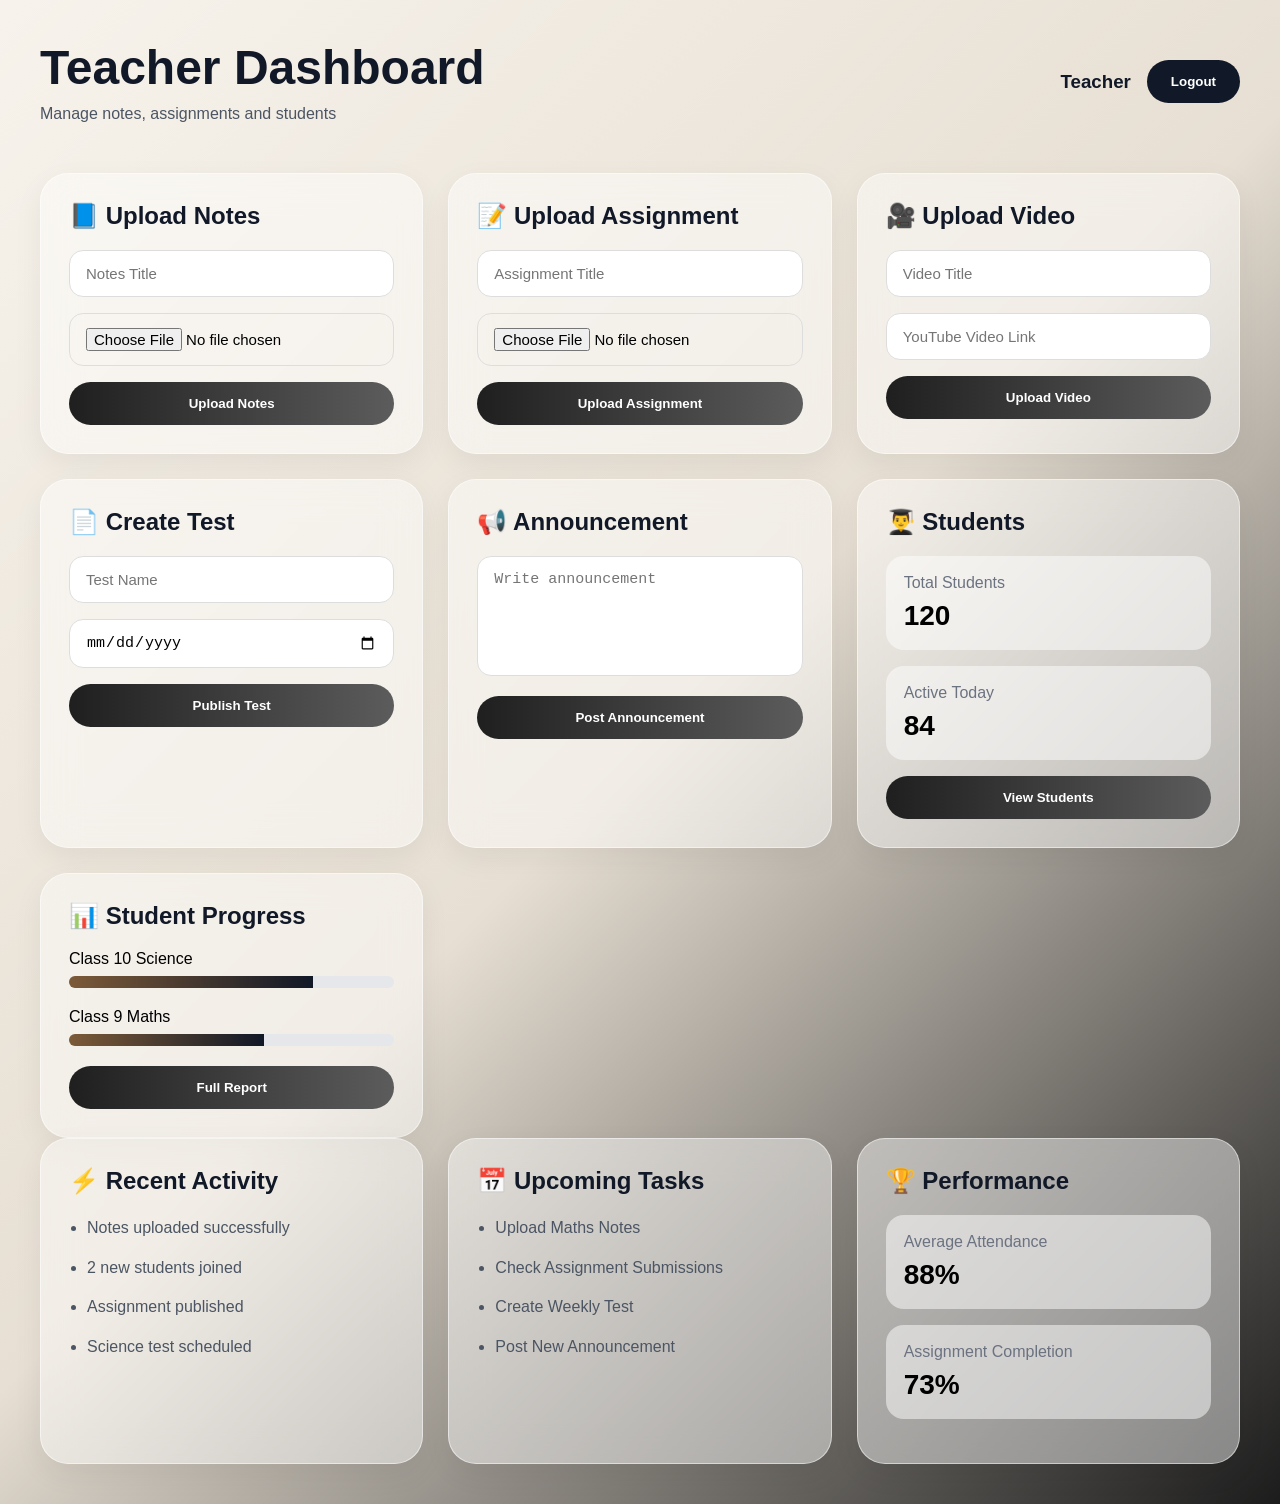
<file: teacher.html>
<!DOCTYPE html>
<html lang="en">

<head>

  <meta charset="UTF-8">
  <meta name="viewport" content="width=device-width, initial-scale=1.0">

  <title>Teacher Dashboard</title>

  <link rel="stylesheet" href="teacher.css">

</head>

<body>

<!-- =========================
     DASHBOARD HEADER
========================= -->

<header class="dashboard-header">

  <div>

    <h1>Teacher Dashboard</h1>

    <p>
      Manage notes, assignments and students
    </p>

  </div>

  <div class="teacher-profile">

    <h3 id="teacherNameDisplay">
      Teacher
    </h3>

    <button class="logout-btn"
    onclick="logoutTeacher()">

      Logout

    </button>

  </div>

</header>

<!-- =========================
     DASHBOARD GRID
========================= -->

<section class="dashboard-grid">

  <!-- NOTES -->

  <div class="dashboard-card">

    <h2>📘 Upload Notes</h2>

    <input type="text" placeholder="Notes Title">

    <input type="file">

    <button onclick="uploadNotes()">
      Upload Notes
    </button>

  </div>


  <!-- ASSIGNMENT -->

  <div class="dashboard-card">

    <h2>📝 Upload Assignment</h2>

    <input type="text" placeholder="Assignment Title">

    <input type="file">

    <button onclick="uploadAssignment()">
      Upload Assignment
    </button>

  </div>


  <!-- VIDEO -->

  <div class="dashboard-card">

    <h2>🎥 Upload Video</h2>

    <input type="text" placeholder="Video Title">

    <input type="url" placeholder="YouTube Video Link">

    <button onclick="uploadVideo()">
      Upload Video
    </button>

  </div>


  <!-- TEST -->

  <div class="dashboard-card">

    <h2>📄 Create Test</h2>

    <input type="text" placeholder="Test Name">

    <input type="date">

    <button onclick="createTest()">
      Publish Test
    </button>

  </div>


  <!-- ANNOUNCEMENT -->

  <div class="dashboard-card">

    <h2>📢 Announcement</h2>

    <textarea placeholder="Write announcement"></textarea>

    <button onclick="postAnnouncement()">
      Post Announcement
    </button>

  </div>


  <!-- STUDENTS -->

  <div class="dashboard-card">

    <h2>👨‍🎓 Students</h2>

    <div class="student-box">

      <p>Total Students</p>

      <h3>120</h3>

    </div>

    <div class="student-box">

      <p>Active Today</p>

      <h3>84</h3>

    </div>

    <button onclick="viewStudents()">
      View Students
    </button>

  </div>


  <!-- PROGRESS -->

  <div class="dashboard-card">

    <h2>📊 Student Progress</h2>

    <div class="progress-item">

      <p>Class 10 Science</p>

      <div class="progress-bar">

        <div class="progress-fill" style="width:75%"></div>

      </div>

    </div>

    <div class="progress-item">

      <p>Class 9 Maths</p>

      <div class="progress-bar">

        <div class="progress-fill" style="width:60%"></div>

      </div>

    </div>

    <button onclick="checkProgress()">
      Full Report
    </button>

  </div>

</section>

<!-- =========================
     QUICK STATS SECTION
========================= -->

<section class="dashboard-grid">

  <!-- RECENT ACTIVITY -->

  <div class="dashboard-card">

    <h2>⚡ Recent Activity</h2>

    <ul class="activity-list">

      <li>Notes uploaded successfully</li>

      <li>2 new students joined</li>

      <li>Assignment published</li>

      <li>Science test scheduled</li>

    </ul>

  </div>


  <!-- UPCOMING TASKS -->

  <div class="dashboard-card">

    <h2>📅 Upcoming Tasks</h2>

    <ul class="activity-list">

      <li>Upload Maths Notes</li>

      <li>Check Assignment Submissions</li>

      <li>Create Weekly Test</li>

      <li>Post New Announcement</li>

    </ul>

  </div>


  <!-- PERFORMANCE -->

  <div class="dashboard-card">

    <h2>🏆 Performance</h2>

    <div class="student-box">

      <p>Average Attendance</p>

      <h3>88%</h3>

    </div>

    <div class="student-box">

      <p>Assignment Completion</p>

      <h3>73%</h3>

    </div>

  </div>

</section> 

<script src="teacher.js"></script>

</body>
</html>
</file>
<file: teacher.css>
*{
  margin:0;
  padding:0;
  box-sizing:border-box;
}

body{

  font-family:sans-serif;

  background:
  linear-gradient(
    135deg,
    #f7f3ec,
    #e7dfd3,
    #1c1c1c
  );

  min-height:100vh;

  padding:40px 20px;
}

/* HEADER */

.dashboard-header{

  max-width:1200px;

  margin:auto;

  display:flex;

  justify-content:space-between;

  align-items:center;

  margin-bottom:50px;
}

.dashboard-header h1{

  font-size:48px;

  color:#111827;
}

.dashboard-header p{

  color:#4b5563;

  margin-top:10px;
}

.logout-btn{

  border:none;

  background:#111827;

  color:white;

  padding:14px 24px;

  border-radius:999px;

  cursor:pointer;

  font-weight:700;
}

/* GRID */

.dashboard-grid{

  max-width:1200px;

  margin:auto;

  display:grid;

  grid-template-columns:repeat(3,1fr);

  gap:25px;
}

/* CARD */

.dashboard-card{

  background:
  rgba(255,255,255,0.45);

  backdrop-filter:blur(18px);

  border:1px solid rgba(255,255,255,0.5);

  border-radius:28px;

  padding:28px;

  box-shadow:
  0 10px 30px rgba(0,0,0,.06);
}

.dashboard-card h2{

  margin-bottom:20px;

  color:#111827;
}

/* INPUT */

.dashboard-card input,
.dashboard-card textarea{

  width:100%;

  padding:14px 16px;

  border-radius:14px;

  border:1px solid #ddd;

  margin-bottom:16px;

  outline:none;

  font-size:15px;
}

.dashboard-card textarea{

  min-height:120px;

  resize:none;
}

/* BUTTON */

.dashboard-card button{

  width:100%;

  border:none;

  background:
  linear-gradient(
    to right,
    #1f1f1f,
    #5c5c5c
  );

  color:white;

  padding:14px;

  border-radius:999px;

  cursor:pointer;

  font-weight:700;

  transition:.3s;
}

.dashboard-card button:hover{

  transform:translateY(-3px);
}

/* STUDENTS */

.student-box{

  background:#ffffff80;

  padding:18px;

  border-radius:18px;

  margin-bottom:16px;
}

.student-box p{

  color:#6b7280;
}

.student-box h3{

  margin-top:8px;

  font-size:28px;
}

/* PROGRESS */

.progress-item{

  margin-bottom:20px;
}

.progress-item p{

  margin-bottom:8px;
}

.progress-bar{

  width:100%;

  height:12px;

  background:#e5e7eb;

  border-radius:999px;

  overflow:hidden;
}

.progress-fill{

  height:100%;

  background:
  linear-gradient(
    to right,
    #7c5a38,
    #111827
  );
}

/* RESPONSIVE */

@media(max-width:992px){

  .dashboard-grid{

    grid-template-columns:1fr 1fr;
  }
}

@media(max-width:600px){

  .dashboard-grid{

    grid-template-columns:1fr;
  }

  .dashboard-header{

    flex-direction:column;

    gap:20px;

    text-align:center;
  }
}
.teacher-profile{

  display:flex;

  align-items:center;

  gap:16px;
}

.teacher-profile h3{

  color:#111827;
}
/* =========================
   EXTRA DASHBOARD SECTION
========================= */

.activity-list{

  margin-top:18px;

  padding-left:18px;
}

.activity-list li{

  margin-bottom:14px;

  color:#4b5563;

  line-height:1.6;
}
</file>
